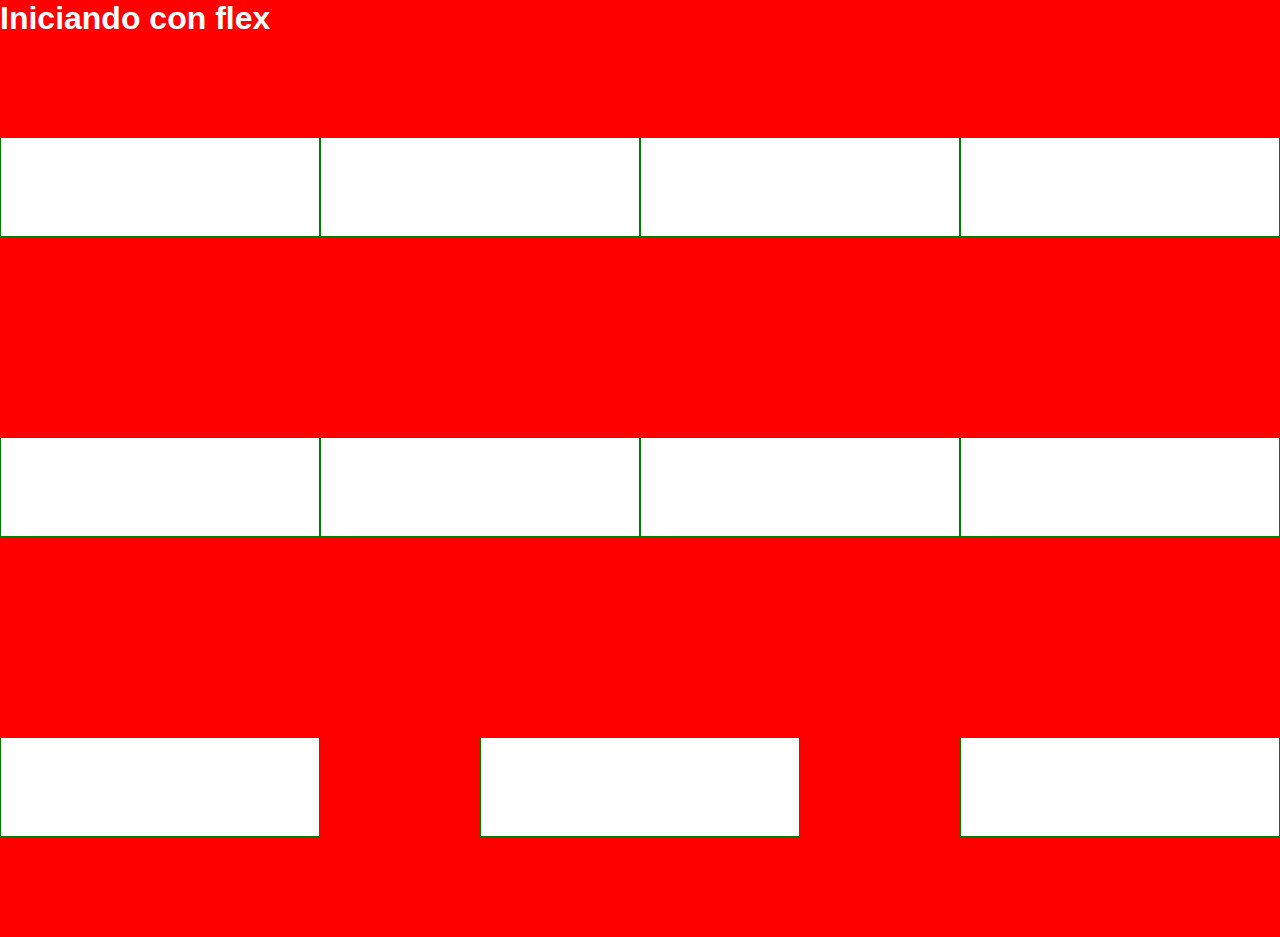
<file: flex.html>
<!DOCTYPE html>
<html lang="es">
<head>
  <meta charset="UTF-8">
  <meta http-equiv="X-UA-Compatible" content="IE=edge">
  <meta name="viewport" content="width=device-width, initial-scale=1.0">
  <title>CSS Flex</title>
  <link rel="stylesheet" href="./css/flex.css">
</head>
<body>
  <!-- div padre -->
  <h1>Iniciando con flex</h1>
  <div class="padre">
    <!--  div hijos  -->
    <div class="hijo"></div>
    <div class="hijo"></div>
    <div class="hijo"></div>
    <div class="hijo"></div>
    <div class="hijo"></div>
    <div class="hijo"></div>
    <div class="hijo"></div>
    <div class="hijo"></div>
    <div class="hijo"></div>
    <div class="hijo"></div>
    <div class="hijo"></div>
  </div>
</body>
</html>
</file>
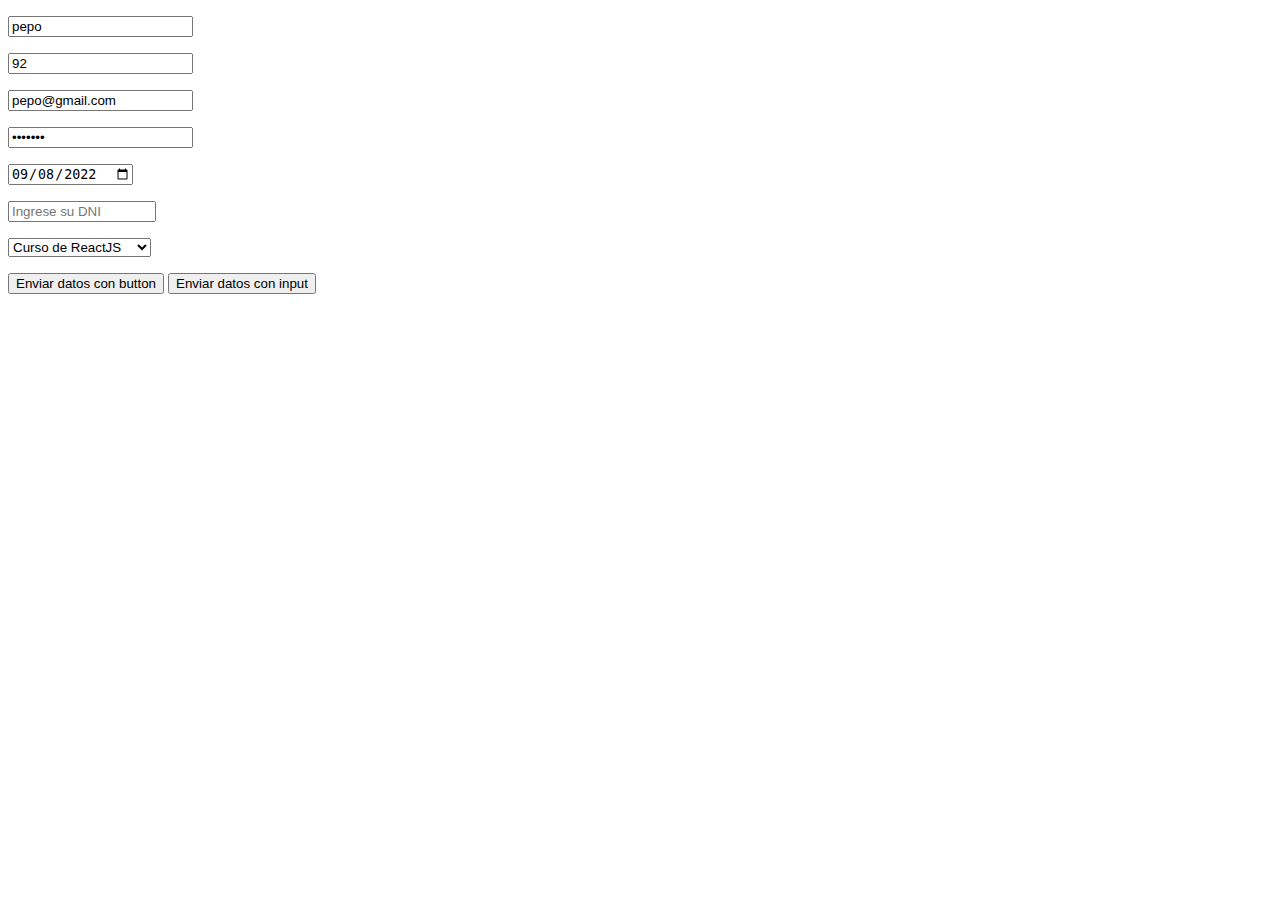
<file: formulario.html>
<!DOCTYPE html>
<html lang="es">
<head>
  <meta charset="UTF-8">
  <meta http-equiv="X-UA-Compatible" content="IE=edge">
  <meta name="viewport" content="width=device-width, initial-scale=1.0">
  <title>Formulario</title>
</head>
<body>
<!-- PARA PODER CREAR UN FORMULARIO NECESITAMOS LA ETIQUETA form -->
<form action="">
<!-- lo que está dentro son las partes del formulario -->
<p><input id="input-nombre" placeholder="Ingrese su nombre" name="nombre" value="pepo" readonly required /></p><!-- input tipo texto  -->
<p><input type="number" placeholder="Ingrese su edad" name="edad" value="92" required /></p> <!-- input tipo numero -->
<p><input type="email" placeholder="Ingrese su correo" name="pepo@gmail.com" value="pepo@gmail.com" required /></p> <!-- input tipo email -->
<p><input type="password" placeholder="Ingrese su contraseña" name="password" value="1234567" required /></p> <!-- input tipo contraseña -->
<p><input id="input-fecha" value="2022-09-08" type="date" required /></p> <!-- input tipo fecha -->
<p><input id="input-dni" type="number" placeholder="Ingrese su DNI" maxlength="8" style="width:140px" /></p>
<!-- LISTA DE OPCIONES -->
<p>
  <select required>
    <!--
        apuntes extras
        disabled: texto inhabilitado y no envía datos
        readonly: texto visible pero no editable y permite enviar datos
        selected: input seleccionado
    -->
    <option value="1" disabled>Selecciona un curso</option>
    <option value="curso-react" selected>Curso de ReactJS</option>
    <option value="curso-html">Curso de CSS</option>
    <option value="curso-css">Curso de PHP</option>
    <option value="curso-angular">Curso de HTML</option>
  </select>
</p>
<!-- BOTONES PARA ENVIAR DATOS -->
<button type="submit">Enviar datos con button</button>
<input type="submit" value="Enviar datos con input" />
</form>
</body>
</html>
</file>
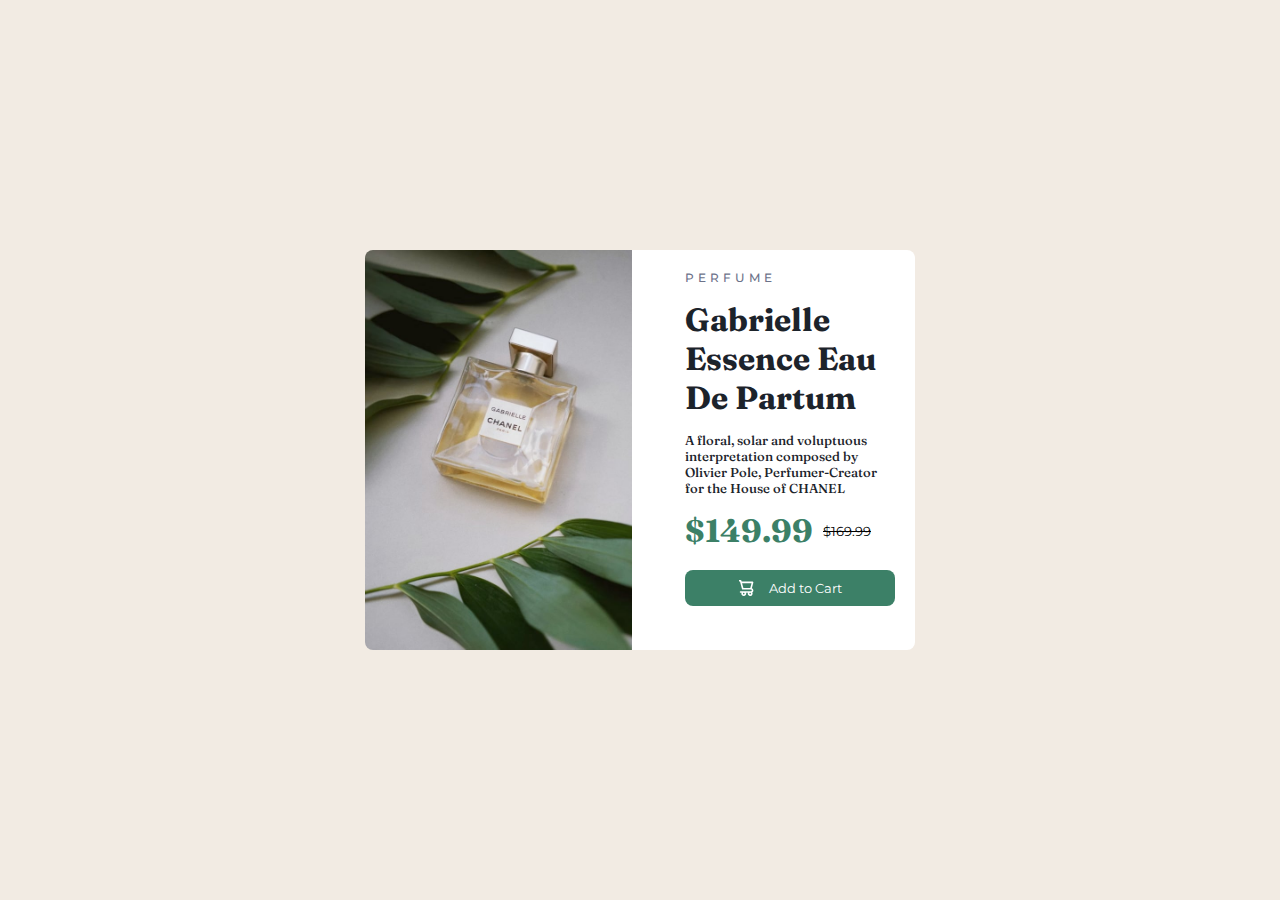
<file: reto1.html>
<!DOCTYPE html>
<html lang="es">
<head>
  <meta charset="UTF-8">
  <meta http-equiv="X-UA-Compatible" content="IE=edge">
  <meta name="viewport" content="width=device-width, initial-scale=1.0">
  <title>Esencia</title>
  <link rel="preconnect" href="https://fonts.googleapis.com">
  <link rel="preconnect" href="https://fonts.gstatic.com" crossorigin>
  <link href="https://fonts.googleapis.com/css2?family=Fraunces:opsz,wght@9..144,100;9..144,200;9..144,300;9..144,400;9..144,500;9..144,600;9..144,700;9..144,800;9..144,900&family=Montserrat:ital,wght@0,100;0,200;0,300;0,400;0,500;0,600;0,700;0,800;1,800&display=swap" rel="stylesheet">
  <link rel="stylesheet" href="./css/reto1.css">
</head>
<body>
  <div class="container">
    <div class="left-image"></div>
    <div class="content">
      <p class="subtitle">PERFUME</p>
      <h1 class="title">Gabrielle Essence Eau De Partum</h1>
      <p class="text-content">A floral, solar and voluptuous interpretation composed by Olivier
      Pole, Perfumer-Creator for the House of CHANEL</p>
      <div class="content-price">
        <div>
          <h1 class="offert-price">$149.99</h1>
        </div>
        <div>
          <p class="real-price">$169.99</p>
        </div>
      </div>
      <button>
        <a href="./index.html">
          <img src="./images/icon-cart.svg" alt="" />
          Add to Cart
        </a>
      </button>
    </div>
  </div>
</body>
</html>
</file>
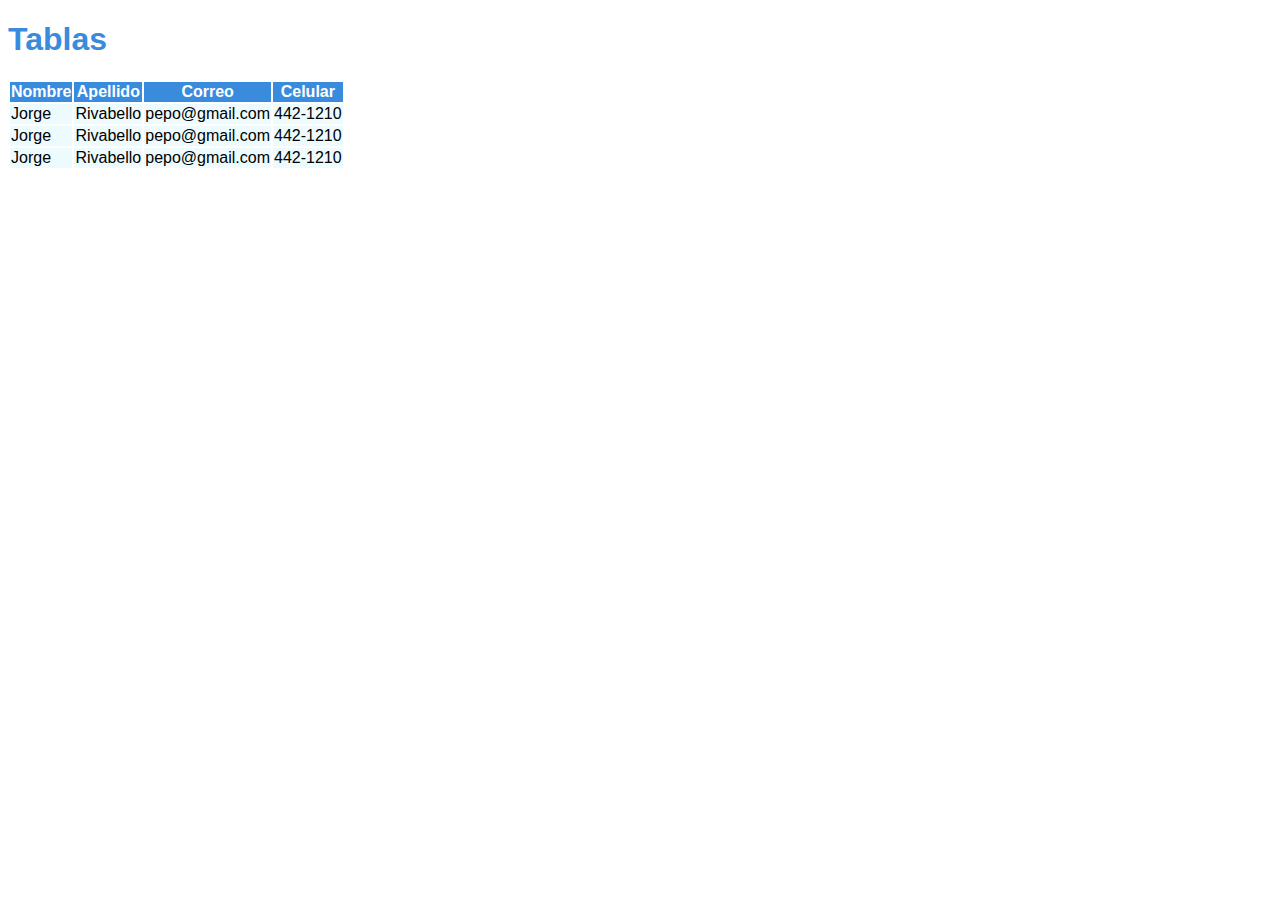
<file: tablas.html>
<!DOCTYPE html>
<html lang="es">
<head>
  <meta charset="UTF-8">
  <meta http-equiv="X-UA-Compatible" content="IE=edge">
  <meta name="viewport" content="width=device-width, initial-scale=1.0">
  <title>Tablas</title>
</head>
<style>
  h1 {
    color: #398bdd;
  }

  th {
    background-color: #398bdd;
    color: #FFFFFF;
  }

  td {
    background-color: rgb(237, 251, 255);
  }

  body {
    font-family: Arial;
    text-align: webkit-center;
  }
</style>
<body>
<h1>Tablas</h1>
<table>
  <thead>
    <tr>
      <th>Nombre</th>
      <th>Apellido</th>
      <th>Correo</th>
      <th>Celular</th>
    </tr>
  </thead>
  <tbody>
    <tr>
      <td>Jorge</td>
      <td>Rivabello</td>
      <td>pepo@gmail.com</td>
      <td>442-1210</td>
    </tr>
    <tr>
      <td>Jorge</td>
      <td>Rivabello</td>
      <td>pepo@gmail.com</td>
      <td>442-1210</td>
    </tr>
    <tr>
      <td>Jorge</td>
      <td>Rivabello</td>
      <td>pepo@gmail.com</td>
      <td>442-1210</td>
    </tr>
  </tbody>
</table>
</body>
</html>
</file>
<file: css/flex.css>
* {
  box-sizing: border-box;
  margin: 0;
  padding: 0;
}

body {
  background-color: red;
  font-family: Arial, Helvetica, sans-serif;
  color: #FFFFFF;
}

.padre {
  display: flex;
  height: 100vh;
  /*respeta el ancho de la pantalla y si el elemento siguiente no respeta el ancho pasa a la siguiente fila*/
  flex-wrap: wrap;
  /*permite alinear elementos de lado horizontal
  flex-start: izquierda
  center: medio
  flex-end: derecha
  space-between: manda al elemento de extremo a extremo
  space-around: parecido a space-between  pero los espacios son distintos
  space-evenly: parecido s space-around pero los espacios son iguales
  */
  justify-content: space-between;
  /* align-items es la propiedad de flex que permite alinear verticalmente y comparte todas las propiedades de justify-content*/
  align-items: center;
}

.hijo {
  width: 25%;
  height: 100px;
  border: solid 1px green;
  background-color: #FFFFFF;
}
</file>
<file: css/reto1.css>
* {
  margin: 0;
  padding: 0;
  box-sizing: border-box;
}

body {
  background-color: hsl(30, 38%, 92%);
}

.container {
  display: flex;
  justify-content: center;
  align-items: center;
  height: 100vh; /* ocupa todo el ancho de la pantalla o contenedor */
}

.left-image {
  background: url("../images/image-product-desktop.jpg");
  background-size: contain; /* se adapta al tamaño del contenedor su alto y ancho */
  background-repeat: no-repeat;
  width: 300px;
  height: 400px;
  background-color: #FFF;
  border-top-left-radius: 8px;
  border-bottom-left-radius: 8px;
}

.content {
  height: 400px;
  width: 250px;
  background-color: #FFF;
  border-top-right-radius: 8px;
  border-bottom-right-radius: 8px;
  padding: 20px;
}

.subtitle {
  font-family: "Montserrat", sans-serif;
  color: hsl(228, 12%, 48%);
  font-size: 12px;
  font-weight: 500;
  letter-spacing: 4px;
}

.title {
  color: hsl(212, 21%, 14%);
  font-family: "Fraunces", sans-serif;
  margin-top: 15px;
}

.text-content {
  color: hsl(212, 21%, 14%);
  font-family: "Fraunces", sans-serif;
  margin-top: 15px;
  margin-bottom: 15px;
  font-size: 13px;
  font-weight: 500;
}

.content-price {
  display: flex;
  align-items: center;
}

.offert-price {
  color: hsl(158, 36%, 37%);
  font-family: "Fraunces", sans-serif;
  font-weight: 700;
}

.real-price {
  font-family: "Montserrat", sans-serif;
  margin-left: 10px;
  font-size: 13px;
  text-decoration: line-through;
}

button {
  margin-top: 20px;
  width: 100%;
  border: none;
  padding: 10px;
  color: #FFF;
  background-color: hsl(158, 36%, 37%);
  border-radius: 8px;
  font-family: "Montserrat", sans-serif;
  display: flex;
  justify-content: center;
  align-items: center;
  cursor: pointer;
}

button > a {
  text-decoration: none;
  color: #FFF;
  display: flex;
  justify-content: center;
  align-items: center;
  gap: 15px; /*espacio entre elementos*/
}
</file>
